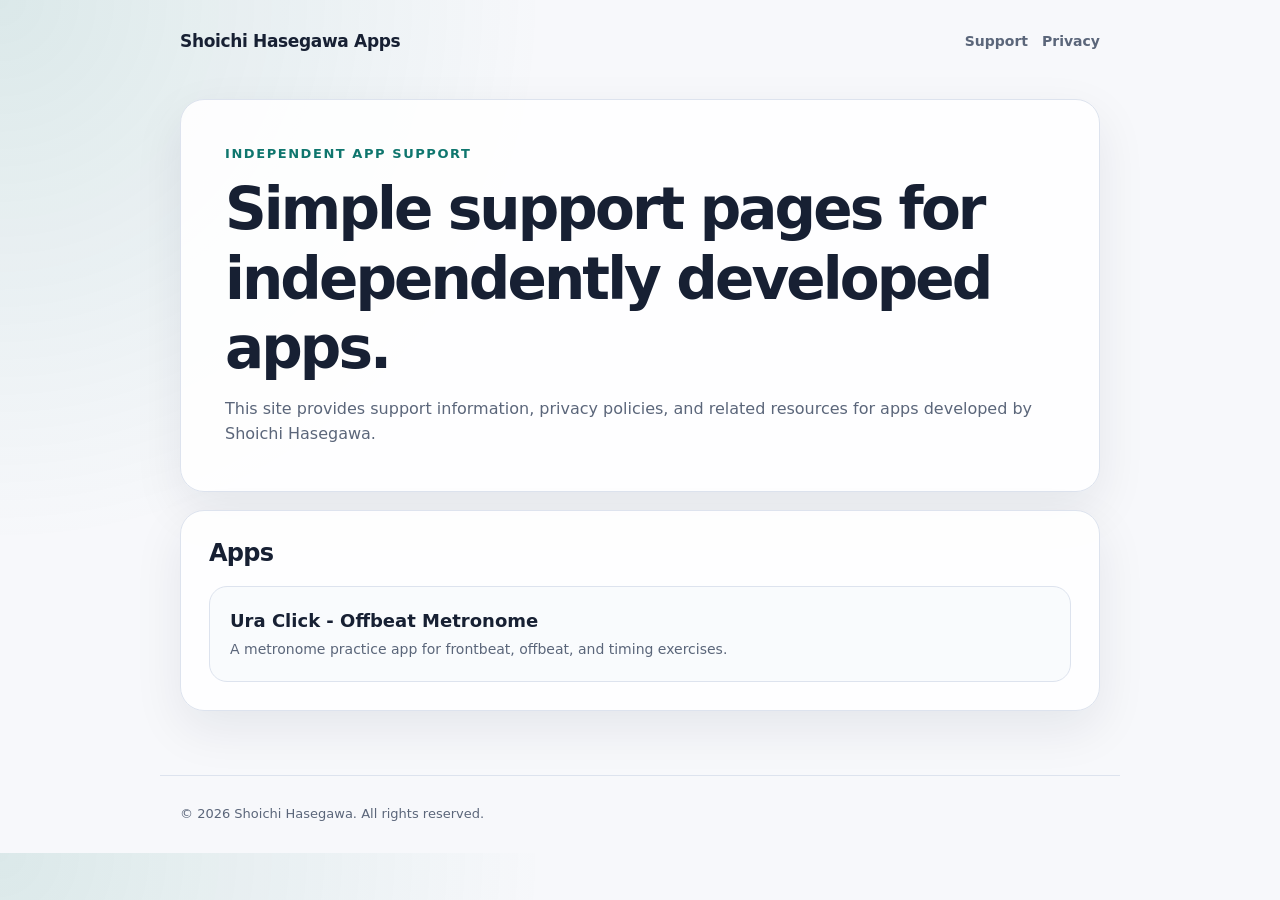
<file: docs/index.html>
<!doctype html>
<html lang="en">
  <head>
    <meta charset="utf-8" />
    <meta name="viewport" content="width=device-width, initial-scale=1" />
    <title>Shoichi Hasegawa Apps</title>
    <meta
      name="description"
      content="Support site for mobile apps developed by Shoichi Hasegawa."
    />
    <link rel="stylesheet" href="./styles.css" />
  </head>
  <body>
    <header class="site-header">
      <a class="brand" href="./">Shoichi Hasegawa Apps</a>
      <nav class="nav" aria-label="Main navigation">
        <a href="./ura-click/support/">Support</a>
        <a href="./ura-click/privacy/">Privacy</a>
      </nav>
    </header>

    <main>
      <section class="hero">
        <div class="eyebrow">Independent App Support</div>
        <h1>Simple support pages for independently developed apps.</h1>
        <p>
          This site provides support information, privacy policies, and related
          resources for apps developed by Shoichi Hasegawa.
        </p>
      </section>

      <section class="card">
        <h2>Apps</h2>
        <div class="app-list">
          <a class="app-tile" href="./ura-click/support/">
            <strong>Ura Click - Offbeat Metronome</strong>
            <span class="meta">
              A metronome practice app for frontbeat, offbeat, and timing
              exercises.
            </span>
          </a>
        </div>
      </section>
    </main>

    <footer class="site-footer">
      <div>© 2026 Shoichi Hasegawa. All rights reserved.</div>
    </footer>
  </body>
</html>
</file>
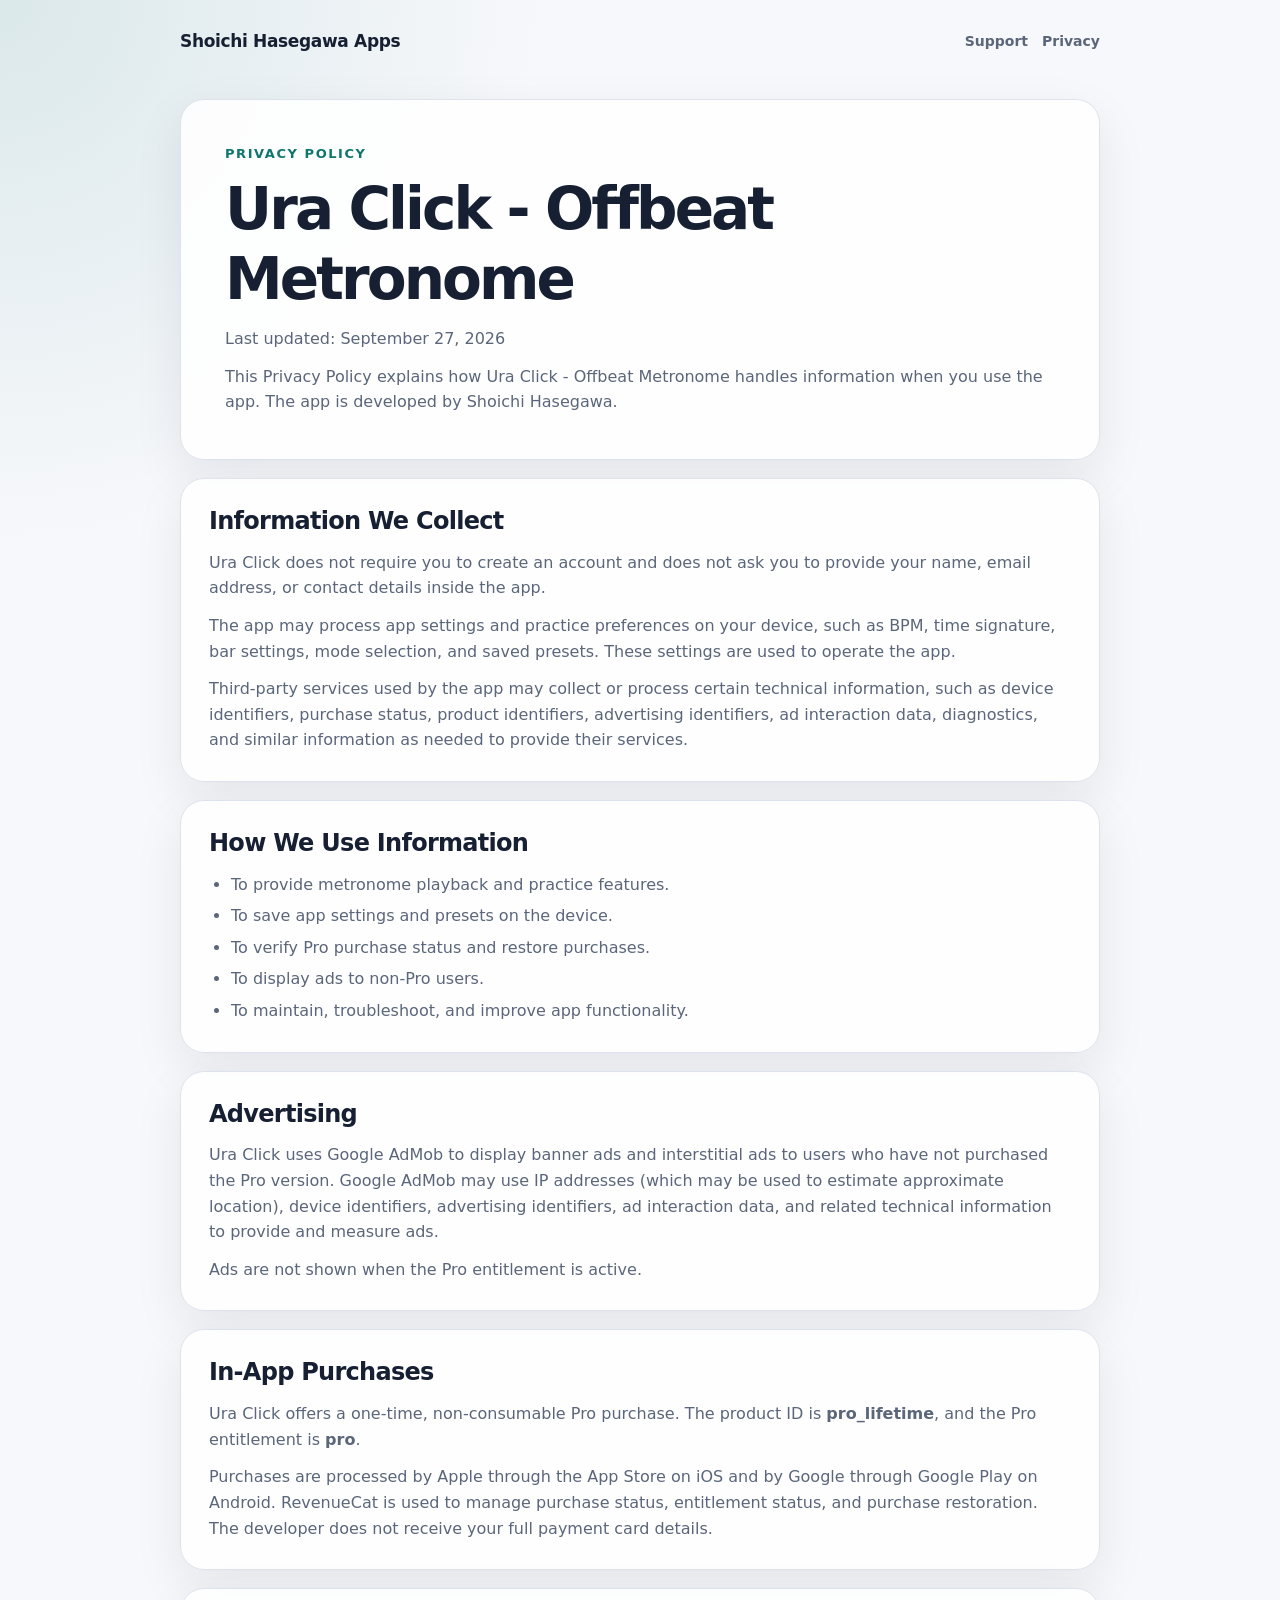
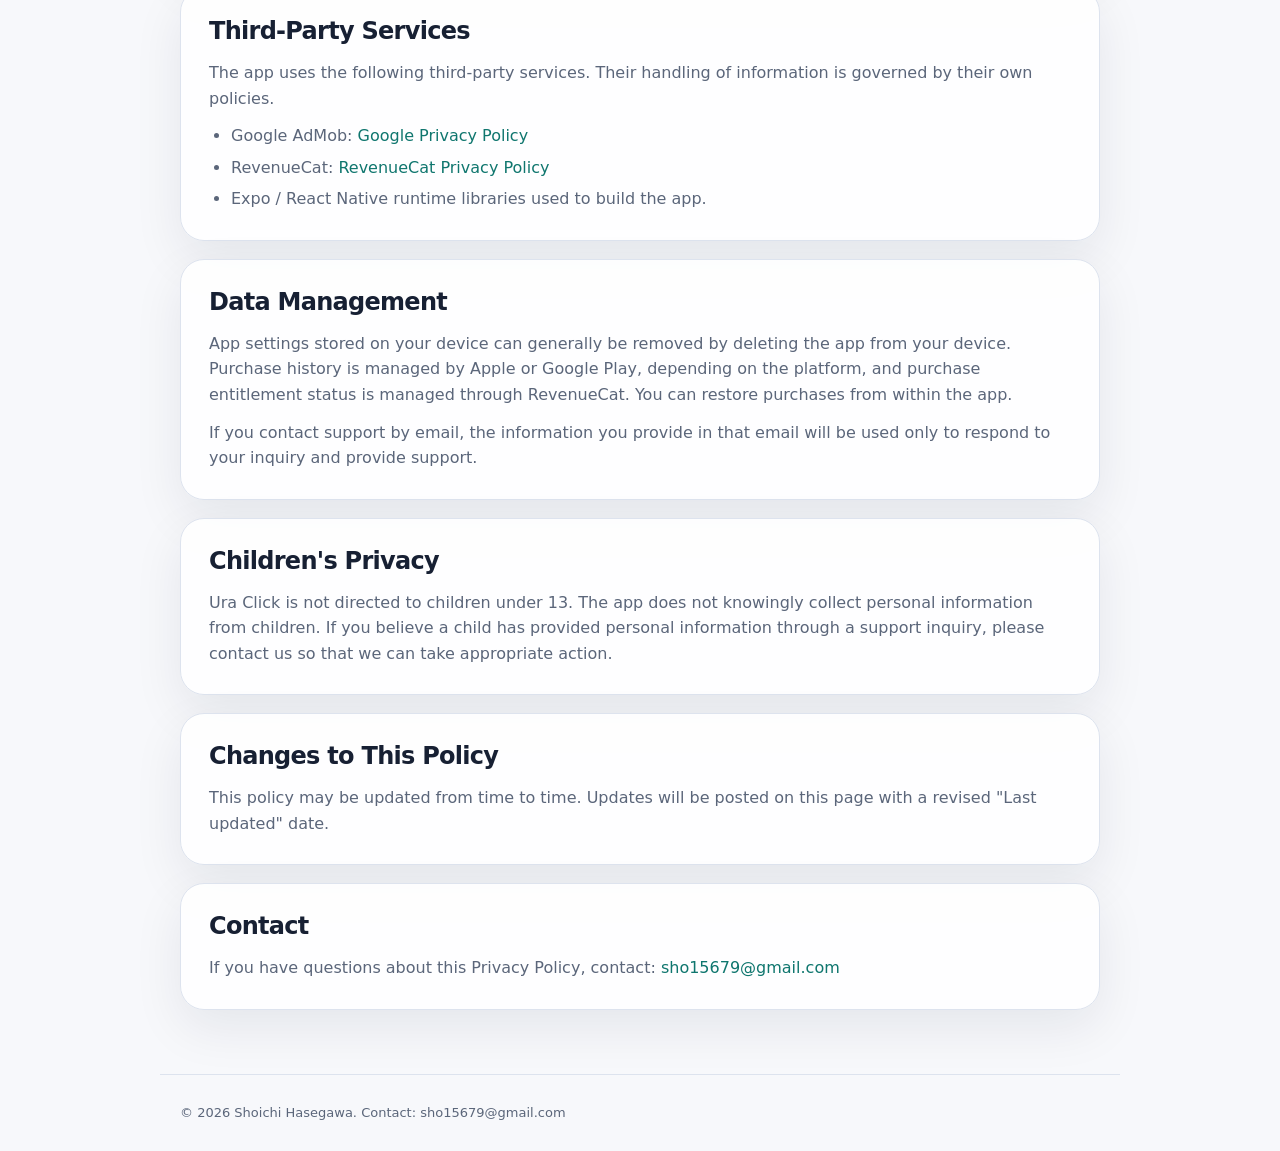
<file: docs/ura-click/privacy/index.html>
<!doctype html>
<html lang="en">
  <head>
    <meta charset="utf-8" />
    <meta name="viewport" content="width=device-width, initial-scale=1" />
    <title>Ura Click Privacy Policy</title>
    <meta
      name="description"
      content="Privacy Policy for Ura Click - Offbeat Metronome."
    />
    <link rel="stylesheet" href="../../styles.css" />
  </head>
  <body>
    <header class="site-header">
      <a class="brand" href="../../">Shoichi Hasegawa Apps</a>
      <nav class="nav" aria-label="Main navigation">
        <a href="../support/">Support</a>
        <a href="./">Privacy</a>
      </nav>
    </header>

    <main>
      <section class="hero">
        <div class="eyebrow">Privacy Policy</div>
        <h1>Ura Click - Offbeat Metronome</h1>
        <p>Last updated: September 27, 2026</p>
        <p>
          This Privacy Policy explains how Ura Click - Offbeat Metronome
          handles information when you use the app. The app is developed by
          Shoichi Hasegawa.
        </p>
      </section>

      <section class="card">
        <h2>Information We Collect</h2>
        <p>
          Ura Click does not require you to create an account and does not ask
          you to provide your name, email address, or contact details inside the
          app.
        </p>
        <p>
          The app may process app settings and practice preferences on your
          device, such as BPM, time signature, bar settings, mode selection, and
          saved presets. These settings are used to operate the app.
        </p>
        <p>
          Third-party services used by the app may collect or process certain
          technical information, such as device identifiers, purchase status,
          product identifiers, advertising identifiers, ad interaction data,
          diagnostics, and similar information as needed to provide their
          services.
        </p>
      </section>

      <section class="card">
        <h2>How We Use Information</h2>
        <ul>
          <li>To provide metronome playback and practice features.</li>
          <li>To save app settings and presets on the device.</li>
          <li>To verify Pro purchase status and restore purchases.</li>
          <li>To display ads to non-Pro users.</li>
          <li>To maintain, troubleshoot, and improve app functionality.</li>
        </ul>
      </section>

      <section class="card">
        <h2>Advertising</h2>
        <p>
          Ura Click uses Google AdMob to display banner ads and interstitial ads
          to users who have not purchased the Pro version. Google AdMob may use
          IP addresses (which may be used to estimate approximate location), device identifiers, advertising identifiers, ad interaction data, and
          related technical information to provide and measure ads.
        </p>
        <p>
          Ads are not shown when the Pro entitlement is active.
        </p>
      </section>

      <section class="card">
        <h2>In-App Purchases</h2>
        <p>
          Ura Click offers a one-time, non-consumable Pro purchase. The product
          ID is <strong>pro_lifetime</strong>, and the Pro entitlement is
          <strong>pro</strong>.
        </p>
        <p>
          Purchases are processed by Apple through the App Store on iOS and by Google through Google Play on Android. RevenueCat is
          used to manage purchase status, entitlement status, and purchase
          restoration. The developer does not receive your full payment card
          details.
        </p>
      </section>

      <section class="card">
        <h2>Third-Party Services</h2>
        <p>
          The app uses the following third-party services. Their handling of
          information is governed by their own policies.
        </p>
        <ul>
          <li>
            Google AdMob:
            <a href="https://policies.google.com/privacy">Google Privacy Policy</a>
          </li>
          <li>
            RevenueCat:
            <a href="https://www.revenuecat.com/privacy/">RevenueCat Privacy Policy</a>
          </li>
          <li>Expo / React Native runtime libraries used to build the app.</li>
        </ul>
      </section>

      <section class="card">
        <h2>Data Management</h2>
        <p>
          App settings stored on your device can generally be removed by
          deleting the app from your device. Purchase history is managed by
          Apple or Google Play, depending on the platform, and purchase entitlement status is managed through RevenueCat.
          You can restore purchases from within the app.
        </p>
        <p>
          If you contact support by email, the information you provide in that
          email will be used only to respond to your inquiry and provide support.
        </p>
      </section>

      <section class="card">
        <h2>Children's Privacy</h2>
        <p>
          Ura Click is not directed to children under 13. The app does not
          knowingly collect personal information from children. If you believe a
          child has provided personal information through a support inquiry,
          please contact us so that we can take appropriate action.
        </p>
      </section>

      <section class="card">
        <h2>Changes to This Policy</h2>
        <p>
          This policy may be updated from time to time. Updates will be posted
          on this page with a revised "Last updated" date.
        </p>
      </section>

      <section class="card">
        <h2>Contact</h2>
        <p>
          If you have questions about this Privacy Policy, contact:
          <a href="mailto:sho15679@gmail.com">sho15679@gmail.com</a>
        </p>
      </section>
    </main>

    <footer class="site-footer">
      <div>© 2026 Shoichi Hasegawa. Contact: sho15679@gmail.com</div>
    </footer>
  </body>
</html>
</file>
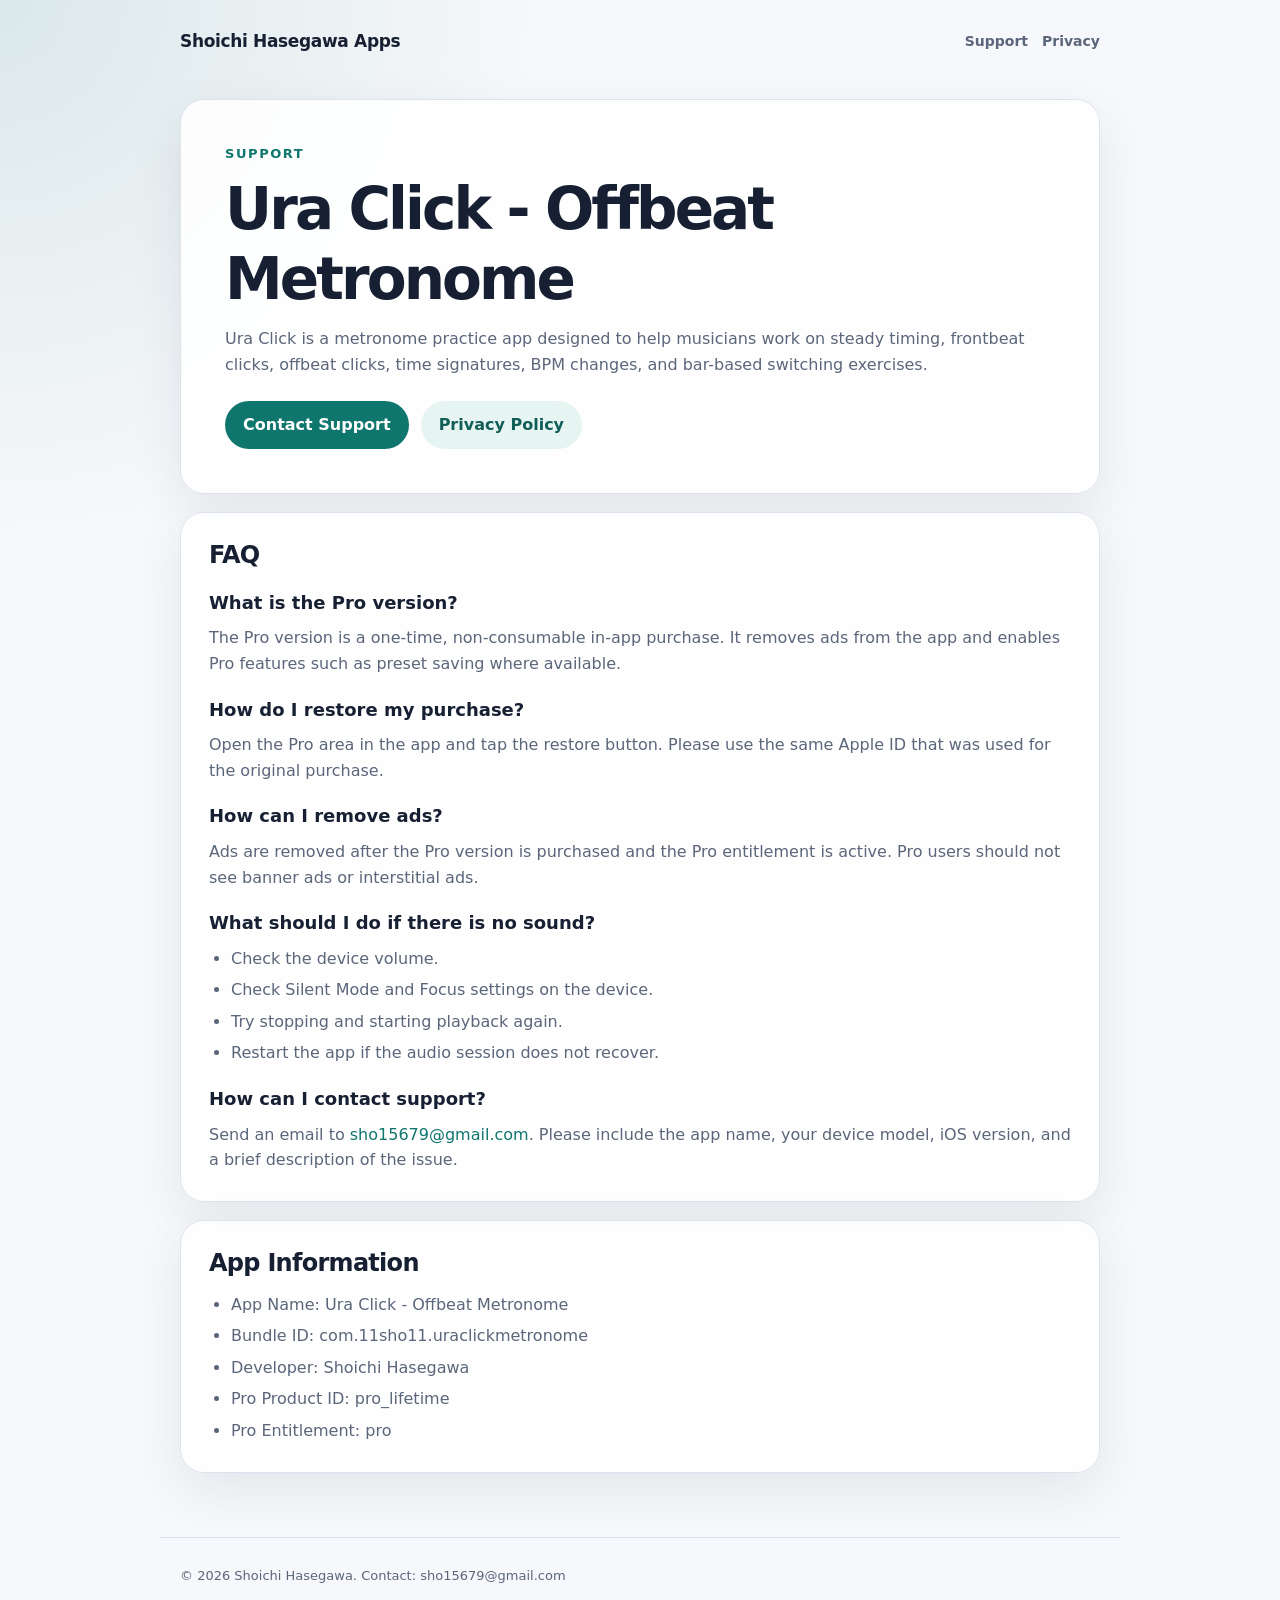
<file: docs/ura-click/support/index.html>
<!doctype html>
<html lang="en">
  <head>
    <meta charset="utf-8" />
    <meta name="viewport" content="width=device-width, initial-scale=1" />
    <title>Ura Click Support</title>
    <meta
      name="description"
      content="Support page for Ura Click - Offbeat Metronome."
    />
    <link rel="stylesheet" href="../../styles.css" />
  </head>
  <body>
    <header class="site-header">
      <a class="brand" href="../../">Shoichi Hasegawa Apps</a>
      <nav class="nav" aria-label="Main navigation">
        <a href="./">Support</a>
        <a href="../privacy/">Privacy</a>
      </nav>
    </header>

    <main>
      <section class="hero">
        <div class="eyebrow">Support</div>
        <h1>Ura Click - Offbeat Metronome</h1>
        <p>
          Ura Click is a metronome practice app designed to help musicians work
          on steady timing, frontbeat clicks, offbeat clicks, time signatures,
          BPM changes, and bar-based switching exercises.
        </p>
        <div class="button-row">
          <a class="button" href="mailto:sho15679@gmail.com">Contact Support</a>
          <a class="button secondary" href="../privacy/">Privacy Policy</a>
        </div>
      </section>

      <section class="card">
        <h2>FAQ</h2>

        <h3>What is the Pro version?</h3>
        <p>
          The Pro version is a one-time, non-consumable in-app purchase. It
          removes ads from the app and enables Pro features such as preset
          saving where available.
        </p>

        <h3>How do I restore my purchase?</h3>
        <p>
          Open the Pro area in the app and tap the restore button. Please use
          the same Apple ID that was used for the original purchase.
        </p>

        <h3>How can I remove ads?</h3>
        <p>
          Ads are removed after the Pro version is purchased and the Pro
          entitlement is active. Pro users should not see banner ads or
          interstitial ads.
        </p>

        <h3>What should I do if there is no sound?</h3>
        <ul>
          <li>Check the device volume.</li>
          <li>Check Silent Mode and Focus settings on the device.</li>
          <li>Try stopping and starting playback again.</li>
          <li>Restart the app if the audio session does not recover.</li>
        </ul>

        <h3>How can I contact support?</h3>
        <p>
          Send an email to
          <a href="mailto:sho15679@gmail.com">sho15679@gmail.com</a>.
          Please include the app name, your device model, iOS version, and a
          brief description of the issue.
        </p>
      </section>

      <section class="card">
        <h2>App Information</h2>
        <ul>
          <li>App Name: Ura Click - Offbeat Metronome</li>
          <li>Bundle ID: com.11sho11.uraclickmetronome</li>
          <li>Developer: Shoichi Hasegawa</li>
          <li>Pro Product ID: pro_lifetime</li>
          <li>Pro Entitlement: pro</li>
        </ul>
      </section>
    </main>

    <footer class="site-footer">
      <div>© 2026 Shoichi Hasegawa. Contact: sho15679@gmail.com</div>
    </footer>
  </body>
</html>
</file>
<file: docs/styles.css>
:root {
  color-scheme: light;
  --bg: #f7f8fb;
  --card: #ffffff;
  --ink: #172033;
  --muted: #5b667a;
  --line: #dde3ee;
  --primary: #0f766e;
  --primary-dark: #115e59;
  --accent: #f59e0b;
  --shadow: 0 18px 50px rgba(18, 28, 45, 0.08);
}

* {
  box-sizing: border-box;
}

html {
  font-family:
    Inter, ui-sans-serif, system-ui, -apple-system, BlinkMacSystemFont, "Segoe UI",
    sans-serif;
  line-height: 1.6;
}

body {
  background:
    radial-gradient(circle at top left, rgba(15, 118, 110, 0.12), transparent 34rem),
    var(--bg);
  color: var(--ink);
  margin: 0;
}

a {
  color: var(--primary);
  text-decoration: none;
}

a:hover {
  color: var(--primary-dark);
  text-decoration: underline;
}

.site-header,
.site-footer {
  margin: 0 auto;
  max-width: 960px;
  padding: 28px 20px;
}

.site-header {
  align-items: center;
  display: flex;
  gap: 18px;
  justify-content: space-between;
}

.brand {
  color: var(--ink);
  font-size: 17px;
  font-weight: 800;
  letter-spacing: -0.02em;
}

.nav {
  display: flex;
  flex-wrap: wrap;
  gap: 14px;
}

.nav a {
  color: var(--muted);
  font-size: 14px;
  font-weight: 700;
}

main {
  margin: 0 auto;
  max-width: 960px;
  padding: 16px 20px 64px;
}

.hero,
.card {
  background: rgba(255, 255, 255, 0.9);
  border: 1px solid var(--line);
  border-radius: 24px;
  box-shadow: var(--shadow);
}

.hero {
  padding: 44px;
}

.card {
  margin-top: 18px;
  padding: 28px;
}

.eyebrow {
  color: var(--primary);
  font-size: 13px;
  font-weight: 900;
  letter-spacing: 0.12em;
  text-transform: uppercase;
}

h1,
h2,
h3 {
  line-height: 1.2;
  margin: 0;
}

h1 {
  font-size: clamp(34px, 7vw, 58px);
  letter-spacing: -0.05em;
  margin-top: 10px;
}

h2 {
  font-size: 24px;
  letter-spacing: -0.03em;
  margin-bottom: 14px;
}

h3 {
  font-size: 18px;
  margin-top: 22px;
}

p {
  color: var(--muted);
  margin: 12px 0 0;
}

ul {
  color: var(--muted);
  margin: 12px 0 0;
  padding-left: 22px;
}

li + li {
  margin-top: 6px;
}

.app-list {
  display: grid;
  gap: 14px;
  grid-template-columns: repeat(auto-fit, minmax(240px, 1fr));
  margin-top: 18px;
}

.app-tile {
  background: #f9fbfd;
  border: 1px solid var(--line);
  border-radius: 18px;
  display: block;
  padding: 20px;
}

.app-tile strong {
  color: var(--ink);
  display: block;
  font-size: 18px;
}

.meta {
  color: var(--muted);
  font-size: 14px;
  margin-top: 8px;
}

.button-row {
  display: flex;
  flex-wrap: wrap;
  gap: 12px;
  margin-top: 24px;
}

.button {
  background: var(--primary);
  border-radius: 999px;
  color: #fff;
  display: inline-flex;
  font-weight: 800;
  padding: 11px 18px;
}

.button.secondary {
  background: #e6f4f2;
  color: var(--primary-dark);
}

.button:hover {
  color: #fff;
  text-decoration: none;
}

.button.secondary:hover {
  color: var(--primary-dark);
}

.notice {
  background: #fffbeb;
  border: 1px solid #fde68a;
  border-radius: 16px;
  color: #704e05;
  margin-top: 18px;
  padding: 14px 16px;
}

.site-footer {
  border-top: 1px solid var(--line);
  color: var(--muted);
  font-size: 13px;
}

@media (max-width: 640px) {
  .site-header {
    align-items: flex-start;
    flex-direction: column;
  }

  .hero,
  .card {
    border-radius: 20px;
    padding: 24px;
  }
}
</file>
